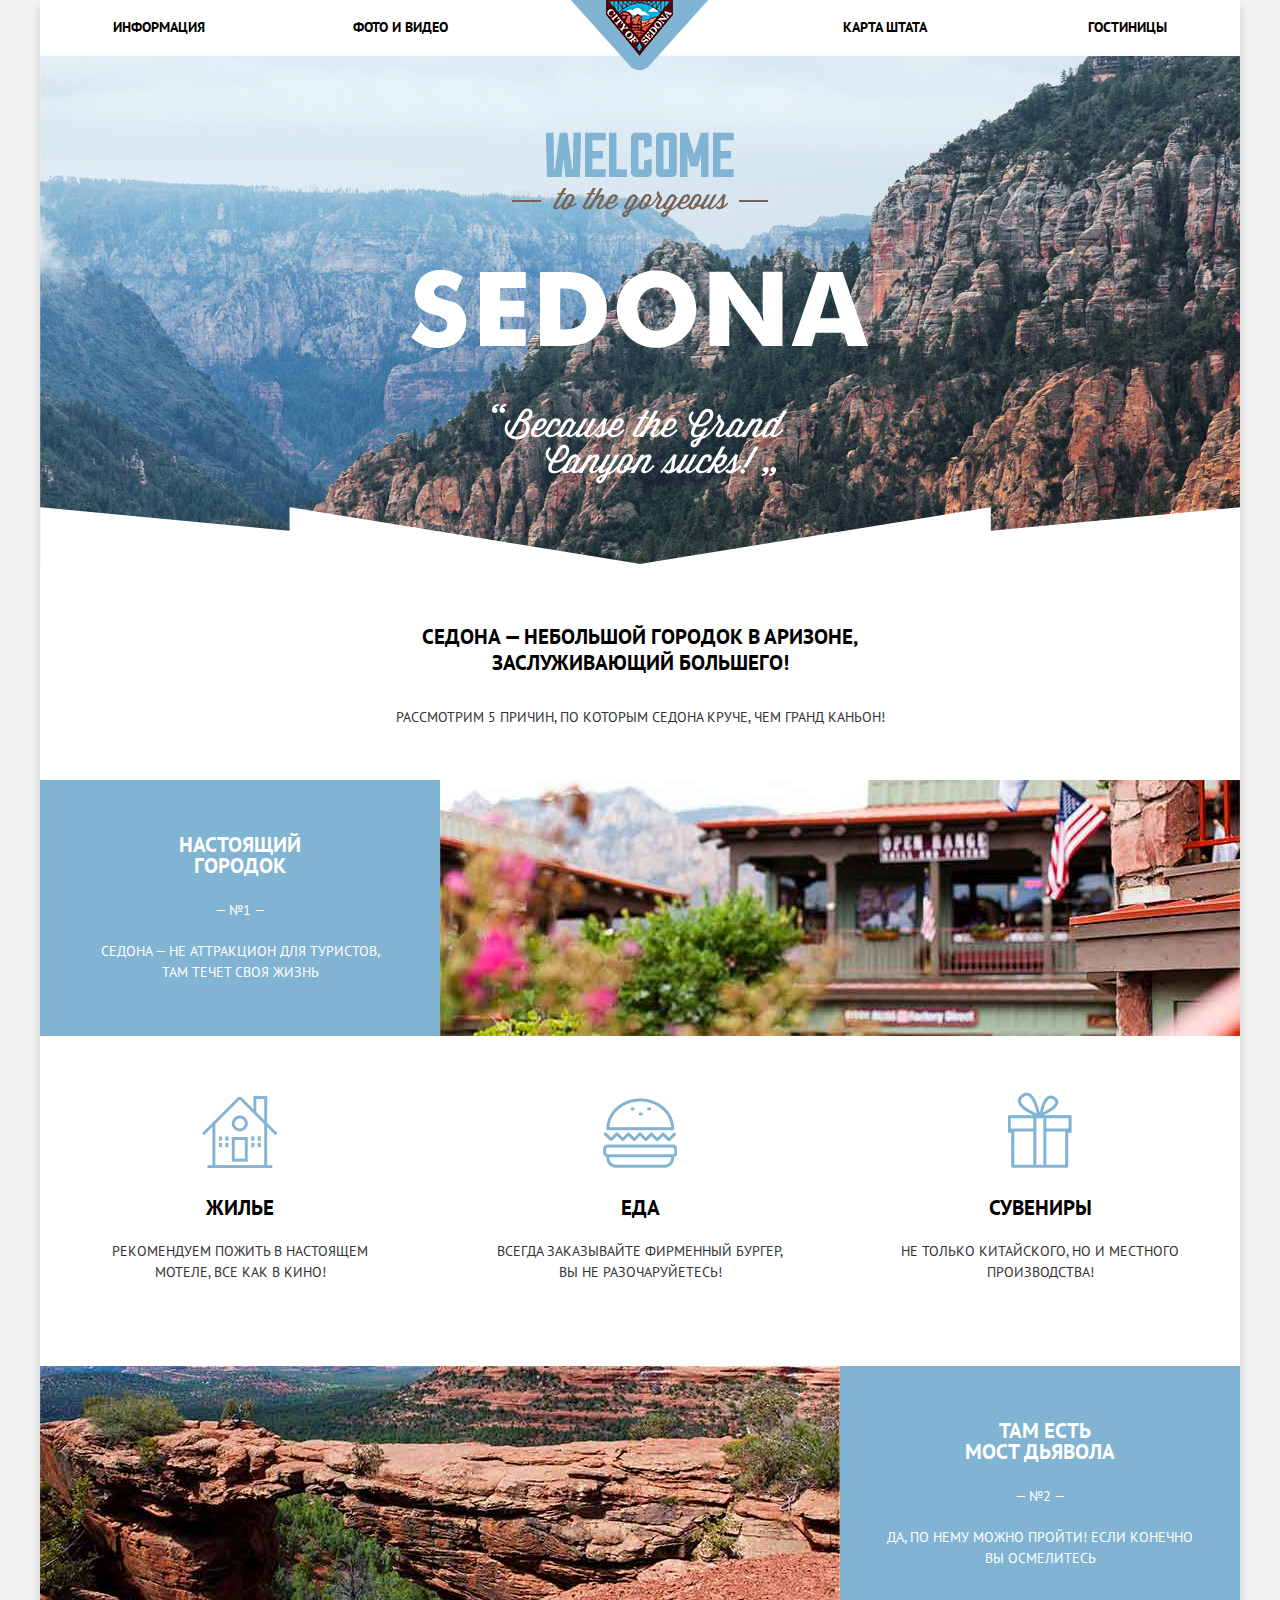
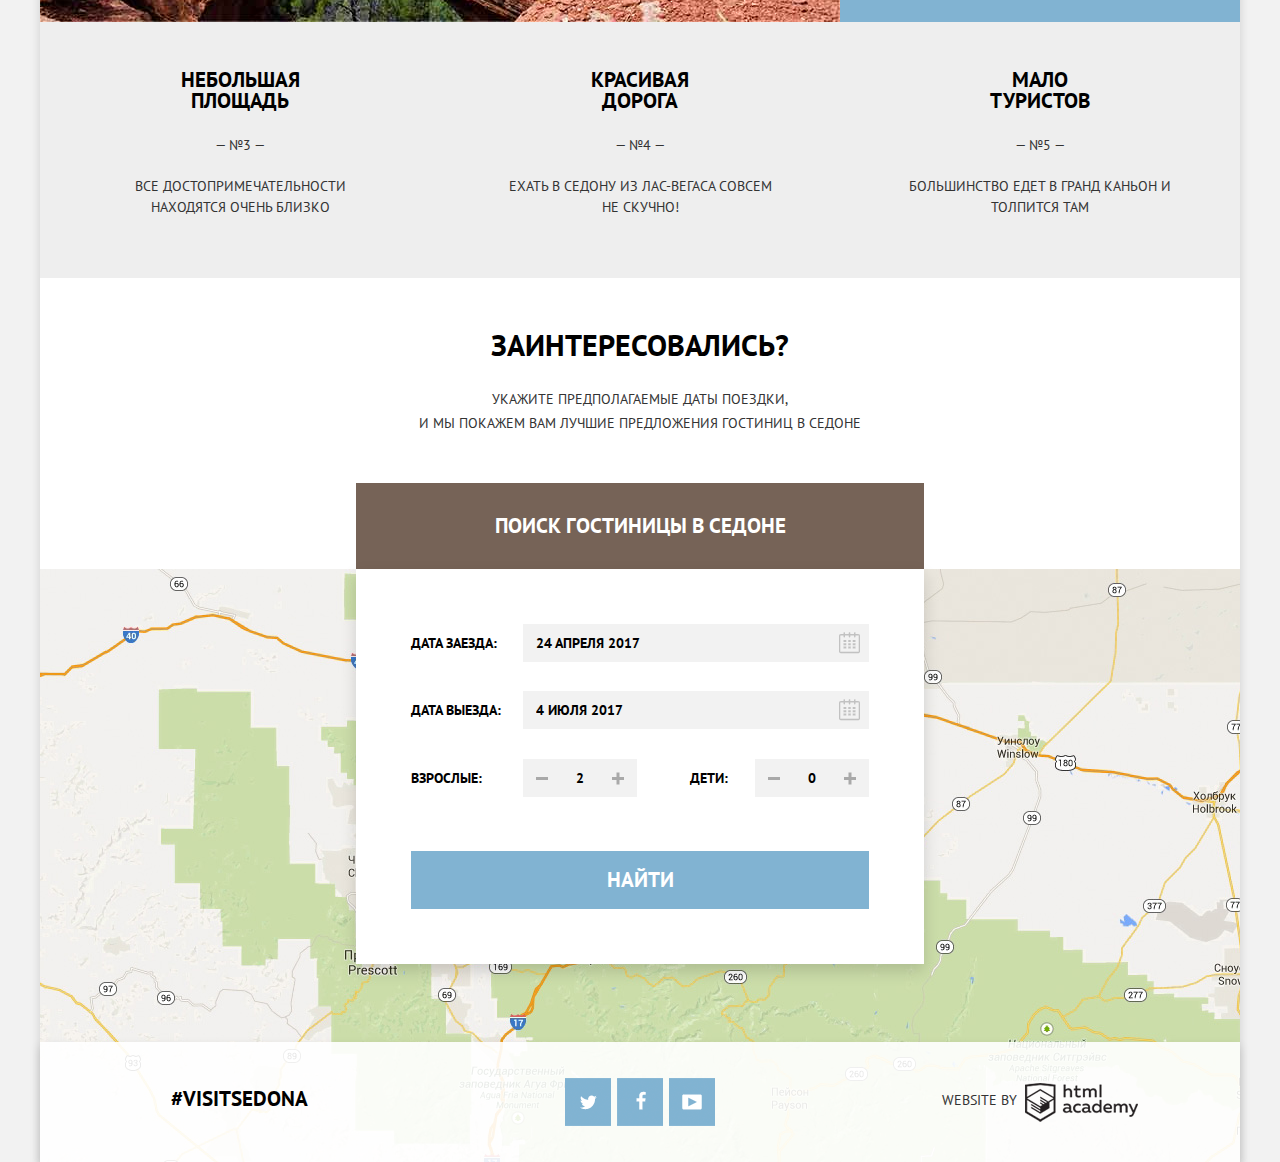
<file: index.html>
<!DOCTYPE html>
<html lang="ru">
  <head>
    <meta charset="utf-8">
    <title>Главная Седона</title>
    <link href="https://fonts.googleapis.com/css?family=PT+Sans:400,700&amp;subset=cyrillic" rel="stylesheet">
    <link href="css/normalize.css" rel="stylesheet">
    <link href="css/style-min.css" rel="stylesheet">
  </head>
  <body>
    <!-- Шапка -->
    <header class="header">
      <div class="container clearfix">
        <nav class="nav">
          <ul class="nav__list">
            <li class="nav__item">
              <a class="nav__link" href="#">Информация</a>
            </li>
            <li class="nav__item">
              <a class="nav__link" href="#">Фото и видео</a>
            </li>
            <li class="nav__item">
              <a class="nav__link" href="catalog.html">Гостиницы</a>
            </li>
            <li class="nav__item">
              <a class="nav__link" href="#">Карта штата</a>
            </li>
          </ul>
          <a>
            <img class="logo" src="img/logo-pict-triangle.png" width="138" height="70" alt="Логотип">
          </a>
        </nav>
      </div>
    </header>
    <!-- Содержимое -->
    <main class="main">
      <div class="container clearfix">
        <div class="welcome">
          <img class="welcome__img" src="img/welcom-sedona-intro-pict.png" width="458" height="352" alt="Welcom to the SEDONA">
        </div>
        <!-- Вступление -->
        <div class="intro">
          <h1 class="intro__title">Седона — Небольшой городок в Аризоне, заслуживающий большего!</h1>
          <p class="intro__text">Рассмотрим 5 причин, по которым Седона круче, чем гранд каньон!</p>
        </div>
        <!-- Первый ряд картинка город -->
        <div class="statement clearfix">
          <div class="statement__town">
            <h2 class="statement__title-town">
              Настоящий Городок</h2>
            <p>— №1 —</p>
            <p class="statement__paragraph-town">Седона — не аттракцион для туристов, там течет своя жизнь</p>
          </div>
          <div class="statement__img-town">
            <img src="img/sedona-town-photo-img.jpg" width="800" height="256" alt="Hotel">
          </div>
        </div>
        <!-- Второй ряд с советами -->
        <div class="advice clearfix">
          <div class="advice__item house-item">
            <h2 class="advice__item-title">Жилье</h2>
            <p class="advice__item-paragraph">Рекомендуем пожить в настоящем мотеле, все как в кино!</p>
          </div>
          <div class="advice__item burger-item">
            <h2 class="advice__item-title">Еда</h2>
            <p class="advice__item-paragraph">Всегда заказывайте фирменный бургер, вы не разочаруйетесь!</p>
          </div>
          <div class="advice__item souvenirs-item">
            <h2 class="advice__item-title">Сувениры</h2>
            <p class="advice__item-paragraph">Не только китайского, но и местного производства!</p>
          </div>
        </div>
        <!-- Третий ряд картинка Мост Дьявола-->
        <div class="statement clearfix">
          <div class="statement__img-bridge">
            <img src="img/devil's-bridge-photo-img.jpg" width="800" height="256" alt="Canyon">
          </div>
          <div class="statement__bridge">
            <h2 class="statement__title-bridge">  Там есть   Мост Дьявола</h2>
            <p>— №2 —</p>
            <p class="statement__paragraph-bridge">Да, по нему можно пройти! Если конечно вы осмелитесь</p>
          </div>
        </div>
        <!-- Четвертый ряд текст-->
        <div class="vision clearfix">
          <div class="vision__item">
            <h2 class="vision__item-title">
              Небольшая площадь</h2>
            <p>— №3 —</p>
            <p class="vision__item-paragraph">ВСЕ достопримечательности находятся очень близко</p>
          </div>
          <div class="vision__item">
            <h2 class="vision__item-title">
              Красивая дорога</h2>
            <p>— №4 —</p>
            <p class="vision__item-paragraph">Ехать в Седону из Лас-вегаса совсем не скучно!</p>
          </div>
          <div class="vision__item">
            <h2 class="vision__item-title">
              Мало туристов</h2>
            <p>— №5 —</p>
            <p class="vision__item-paragraph">Большинство едет в Гранд Каньон и толпится там</p>
          </div>
        </div>
        <!-- Прилюдия формы -->
        <div class="interest clearfix">
          <h3 class="interest__title">Заинтересовались?</h3>
          <p class="interest__paragraph">Укажите предполагаемые даты поездки,
            <br>
            и мы покажем вам лучшие предложения гостиниц в седоне</p>
          <button class="interest__btn--showform" type="button">Поиск гостиницы в Седоне</button>
        </div>
        <!-- Форма и карта на фоне-->
        <div class="map" id="map">
          <iframe src="https://www.google.com/maps/embed?pb=!1m18!1m12!1m3!1d838162.1705199992!2d-112.35544190104802!3d34.85444381566392!2m3!1f0!2f0!3f0!3m2!1i1024!2i768!4f13.1!3m3!1m2!1s0x872da132f942b00d%3A0x5548c523fa6c8efd!2z0KHQtdC00L7QvdCwLCDQkNGA0LjQt9C-0L3QsCA4NjMzNiwg0KHQqNCQ!5e0!3m2!1sru!2sru!4v1487697357025" width="1200" height="473" style="border:0" allowfullscreen></iframe>
          <div class="form">
            <form action="https://echo.htmlacademy.ru" method="get">
              <label class="form__label form__label-in">Дата заезда:
                <input class="form__input" type="text" name="check-in" id="check-in" value="24 апреля 2017">
                <span class="form__calendar"></span>
              </label>
              <label class="form__label form__label-out">Дата выезда:
                <input class="form__input" type="text" name="departure" id="departure" value="4 июля 2017">
                <span class="form__calendar"></span>
              </label>
              <label class="form__label form__label-bigman">Взрослые:
                <span class="form__minus-big"></span>
                <input class="form__input" type="number" name="adults" id="adults" value="2">
                <span class="form__plus-big"></span>
              </label>
              <label class="form__label form__label-littleman">Дети:
                <span class="form__minus-litle"></span>
                <input class="form__input" type="number" name="children" id="children" value="0">
                <span class="form__plus-litle"></span>
              </label>
              <input type="submit" value="Найти">
            </form>
          </div>
        </div>
      </div>
    </main>
    <!-- Подвал -->
    <footer class="footer">
      <div class="container container-index clearfix">
        <div class="footer__hashtag">
          <a class="footer__hashtag-link" href="#">#VisitSedona</a>
        </div>
        <div class="footer__social">
          <a class="footer__social-btn footer__social-btn--tw" href="#">twitter</a>
          <a class="footer__social-btn footer__social-btn--fb" href="#">facebook</a>
          <a class="footer__social-btn footer__social-btn--yt" href="#">youtube</a>
        </div>
        <div class="footer__copyright">
          <span>Website by</span><a class="footer__copyright-link" href="https://htmlacademy.ru/">html academy</a>
        </div>
      </div>
    </footer>
    
    <script src="js/popup-compress.js"></script>
  </body>
</html>
</file>
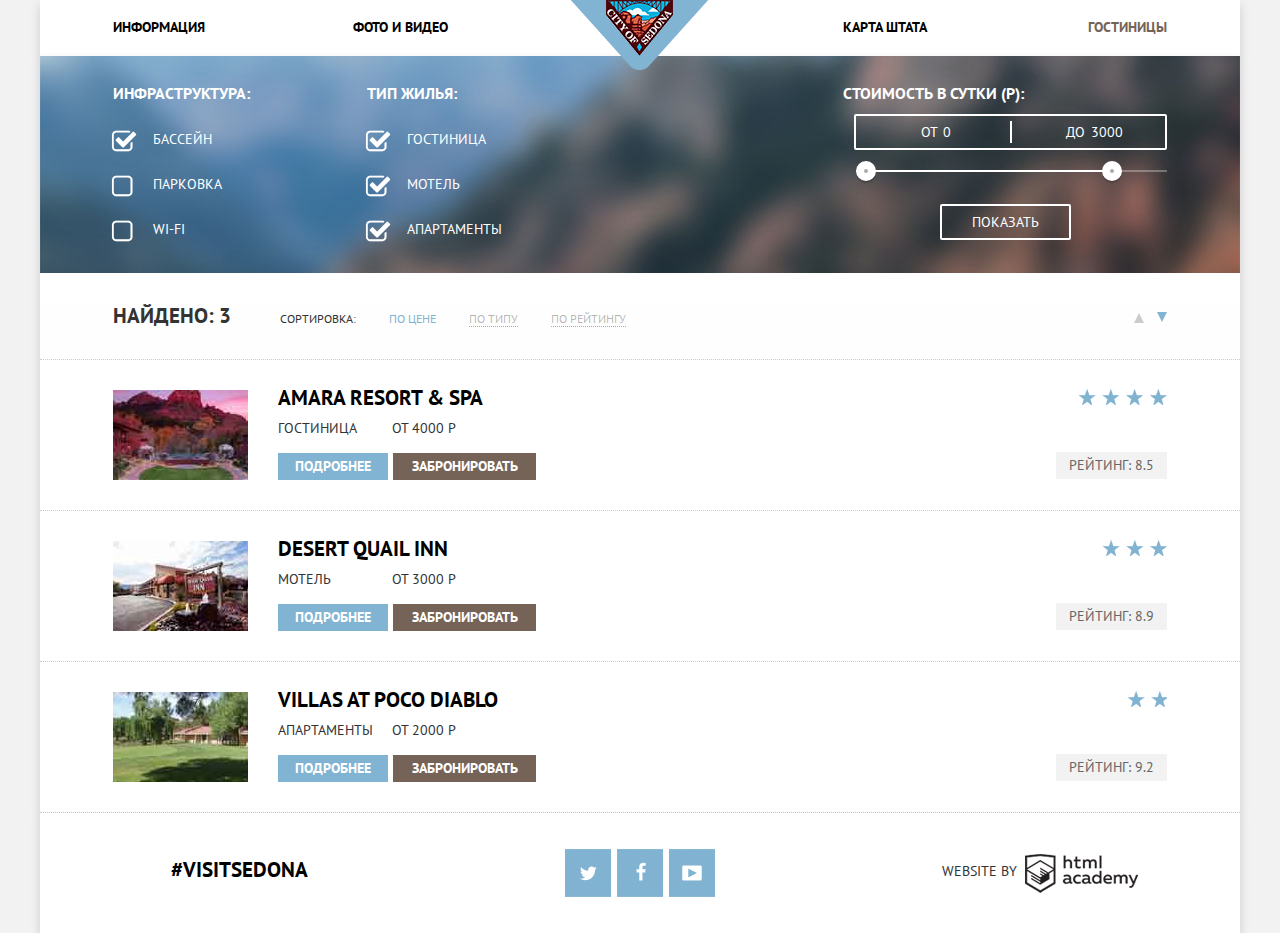
<file: catalog.html>
<!DOCTYPE html>
<html lang="ru">
  <head>
    <meta charset="utf-8">
    <title>Поиск гостиниц Седона</title>
    <link href="https://fonts.googleapis.com/css?family=PT+Sans:400,700&amp;subset=cyrillic" rel="stylesheet">
    <link href="css/normalize.css" rel="stylesheet">
    <link href="css/style-min.css" rel="stylesheet">
  </head>
  <body>
    <!-- Шапка -->
    <header class="header">
      <div class="container clearfix">
        <nav class="nav">
          <ul class="nav__list">
            <li class="nav__item">
              <a class="nav__link" href="#">Информация</a>
            </li>
            <li class="nav__item">
              <a class="nav__link" href="#">Фото и видео</a>
            </li>
            <li class="nav__item">
              <a class="nav__link nav__link--active">Гостиницы</a>
            </li>
            <li class="nav__item">
              <a class="nav__link" href="#">Карта штата</a>
            </li>
          </ul>
          <a href="index.html">
            <img class="logo" src="img/logo-pict-triangle.png" width="138" height="70" alt="Логотип">
          </a>
        </nav>
      </div>
    </header>
    <!-- Содержимое -->
    <main class="main">
      <div class="container">
        <!-- Фильтр -->
        <div class="form-filter clearfix">
          <form action="https://echo.htmlacademy.ru" method="get">
            <!-- Фильтр часть 1 -->
            <div class="filter">
              <ul class="filter__list">
                <li>
                  <b class="filter__name">Инфраструктура:</b>
                </li>
                <li class="filter__item">
                  <input class="filter__input" type="checkbox" id="Bassein" checked> 
                  <label class="filter__ladel filter__checkbox-indikator" for="Bassein">Бассейн
                  </label>
                </li>
                <li class="filter__item">
                  <input class="filter__input" type="checkbox" id="parking"> 
                  <label class="filter__ladel filter__checkbox-indikator" for="parking">Парковка
                  </label>
                </li>
                <li class="filter__item">
                  <input class="filter__input" type="checkbox" id="Wi-Fi"> 
                  <label class="filter__ladel filter__checkbox-indikator" for="Wi-Fi">Wi-Fi
                  </label>
                </li>
              </ul>
            </div>
            <!-- Фильтр часть 2 -->
            <div class="filter">
              <ul class="filter__list">
                <li>
                  <b class="filter__name">Тип жилья:</b>
                </li>
                <li class="filter__item">
                  <input class="filter__input" type="checkbox" id="hotel" checked> 
                  <label class="filter__ladel filter__checkbox-indikator" for="hotel">Гостиница
                  </label>
                </li>
                <li class="filter__item">
                  <input class="filter__input" type="checkbox" id="motel" checked> 
                  <label class="filter__ladel filter__checkbox-indikator" for="motel">Мотель
                  </label>
                </li>
                <li class="filter__item">
                  <input class="filter__input" type="checkbox" id="apartm" checked> 
                  <label class="filter__ladel filter__checkbox-indikator" for="apartm">Апартаменты
                  </label>
                </li>
              </ul>
            </div>
            <!-- Фильтр часть 3 -->      
            <div class="filter__range">
              <div class="filter__range-name"><b>Стоимость в сутки (Р):</b></div>
              <div class="filter__price-controls">
                <label class="filter__min-price">от <input type="text" name="min-price" value="0"></label>
                <label class="filter__max-price">до <input type="text" name="max-price" value="3000"></label>
              </div>
              <div class="filter__range-controls">
                <div class="filter__scale">
                  <div class="filter__bar"></div>
                </div>
                <div class="filter__range-toggle filter__range-toggle-min"></div>
                <div class="filter__range-toggle filter__range-toggle-max"></div>
              </div>
              <button class="filter__btn-transparent" type="submit">Показать</button>
            </div>
          </form>
        </div>
        <!-- Сортировка -->
        <div class="page-sort clearfix">
          <p><b class="page-sort__title">Найдено: 3</b>
          <span class="page-sort__sorting">Сортировка:</span></p>
          <ul class="page-sort__list">
            <li class="page-sort__item">
              <a class="page-sort__link page-sort__link--active">По цене</a>
            </li>
            <li class="page-sort__item">
              <a class="page-sort__link" href="#">По типу</a>
            </li>
            <li class="page-sort__item">
              <a class="page-sort__link" href="#">По рейтингу</a>
            </li>
          </ul>
          <a href="#">
            <span class="page-sort__arrow-up"></span></a>
          <a><span class="page-sort__arrow-down page-sort__arrow-down--active"></span></a>
        </div>
        <!-- Блок найденых гостиниц -->
        <div class="results clearfix">
          <img class="results__img" src="img/hotel-photo-img.jpg" width="135" height="90" alt="Amara resort & spa">
          <div class="results__description results__description-1">
            <h2 class="results__title"><a href="#">Amara resort &amp; spa</a></h2>
            <p class="results__item clearfix"><span class="results__prise">Гостиница</span> от 4000 р</p>
            <a class="results__link-details" href="#">Подробнее</a>
            <a class="results__link-reserv" href="#">Забронировать</a>
            <span class="results__rating">Рейтинг: 8.5</span>
          </div>
        </div>
        <div class="results clearfix">
          <img class="results__img" src="img/motel-photo-img.jpg" width="135" height="90" alt="Desert quail inn">
          <div class="results__description results__description-2">
            <h2 class="results__title"><a href="#">Desert quail inn</a></h2>
            <p class="results__item"><span class="results__prise">Мотель</span> от 3000 р</p>
            <a class="results__link-details" href="#">Подробнее</a>
            <a class="results__link-reserv" href="#">Забронировать</a>
            <span class="results__rating">Рейтинг: 8.9</span>
          </div>
        </div>
        <div class="results clearfix">
          <img class="results__img" src="img/apartments-photo-img.jpg" width="135" height="90" alt="Villas at poco diablo">
          <div class="results__description results__description-3">
            <h2 class="results__title"><a href="#">Villas at poco diablo</a></h2>
            <p class="results__item"><span class="results__prise">Апартаменты</span> от 2000 р</p>
            <a class="results__link-details" href="#">Подробнее</a>
            <a class="results__link-reserv" href="#">Забронировать</a>
            <span class="results__rating">Рейтинг: 9.2</span>
          </div>
        </div>
      </div>
    </main>
    <!-- Подвал -->
    <footer class="footer">
      <div class="container clearfix">
        <div class="footer__hashtag">
          <a class="footer__hashtag-link" href="#">#VisitSedona</a>
        </div>
        <div class="footer__social">
          <a class="footer__social-btn footer__social-btn--tw" href="#">twitter</a>
          <a class="footer__social-btn footer__social-btn--fb" href="#">facebook</a>
          <a class="footer__social-btn footer__social-btn--yt" href="#">youtube</a>
        </div>
        <div class="footer__copyright">
          <span>Website by</span><a class="footer__copyright-link" href="https://htmlacademy.ru/">html academy</a>
        </div>
      </div>
    </footer>
  </body>
</html>
</file>
<file: css/style-min.css>
.clearfix::after,.welcome::after{content:""}.interest__btn--showform,.nav__link,body,html{font-family:"PT Sans",Arial,sans-serif}.footer a,.logo,.nav__link,.page-sort__link,.results a{text-decoration:none}body,html{width:1280px;margin:auto;padding:0;font-size:14px;line-height:1.5;color:rgba(51,51,51,1);text-transform:uppercase;background:#f2f2f2}.advice__item-title,.results__title,.statement__title-bridge,.statement__title-town,.vision__item-title{font-size:21px;line-height:1;color:#000}.clearfix::after{display:table;clear:both}.form__label,.nav__item,.nav__link{display:inline-block;vertical-align:top}.container{width:1200px;margin:0 auto;background-color:#fff;box-shadow:0 5px 10px rgba(0,0,0,.15)}.nav{position:relative}.nav__list{min-height:56px;margin:0;padding:0;font-size:0;list-style:none}.nav__item{width:20%;margin:0;padding:0;font-size:14px;line-height:1.85;font-weight:700}.nav__item:first-child,.nav__item:nth-child(2){float:left;text-align:left}.nav__item:first-child{margin-left:73px}.nav__item:last-child,.nav__item:nth-child(3){float:right;text-align:right}.advice,.interest,.intro,.statement,.vision,.welcome{text-align:center}.nav__item:nth-child(3){margin-right:73px}.nav__link{margin-top:15px;max-width:240px;color:#000}.nav__link:hover{color:#81b3d2}.nav__link:active{color:rgba(0,0,0,.3)}.logo{position:absolute;font-size:0;top:0;left:50%;margin-left:-69px;z-index:1}.welcome{position:relative;margin:0;padding:0;height:508px;background:url(../img/background-photo-img.jpg) top no-repeat}.welcome::after{display:block;position:absolute;height:57px;width:100%;background:url(../img/background-photo-mask.png) bottom no-repeat;background-size:100% 57px;bottom:0;left:0}.statement,.statement__town{background-color:rgba(129,179,210,1)}.welcome__img{margin:76px auto 80px}.intro{width:575px;margin:60px auto 50px;padding:0}.intro__title{font-size:21px;line-height:1.24;color:#000}.intro__text{font-size:14px;line-height:1.86;margin-top:28px}.statement{padding:0;margin:0;min-height:256px;color:#fff}.statement__town{float:left;max-width:33.333333%}.statement__title-town{margin:54px 100px 24px;color:#fff}.statement__paragraph-town{margin:20px 60px 53px}.statement__img-town img{float:right;max-width:66.666666%;max-height:256px}.advice{margin:0;padding:0}.advice__item{min-height:330px;max-width:33.333333%;position:relative;float:left;width:400px}.burger-item::after,.house-item::after,.souvenirs-item::after{position:absolute;top:56px;height:76px;content:""}.advice__item-title{margin-top:161px;margin-bottom:23px}.advice__item-paragraph{margin-left:50px;margin-right:50px}.house-item::after{left:40.5%;width:75px;background:url(../img/spritesheet.png) 0 4px no-repeat}.burger-item::after{left:40.75%;width:74px;background:url(../img/spritesheet.png) 0 -94px no-repeat}.souvenirs-item::after{left:42%;width:64px;background:url(../img/spritesheet.png) 0 -180px no-repeat}.vision,.vision__item{background-color:rgba(238,238,238,1)}.statement__img-bridge img{float:left;max-width:66.666666%;max-height:256px}.statement__bridge{float:right;max-width:33.333333%}.statement__title-bridge{margin:54px 122px 24px;color:#fff;white-space:pre-wrap}.statement__paragraph-bridge{margin:20px 40px 53px}.vision{margin:0;padding:0}.vision__item{min-height:256px;max-width:33.333333%;float:left}.vision__item-title{margin:47px 125px 24px}.vision__item-paragraph{margin:20px 60px 53px}.interest{width:568px;min-height:291px;margin:0 auto;padding:0}.interest__title{margin:0;padding:55px 0 0;font-size:30px;color:#000;line-height:.8;display:block}.interest__paragraph{margin-top:31px;font-size:14px;line-height:1.7}.interest__btn--showform{border:0;font-size:21px;line-height:1.24;font-weight:700;margin:33px 0 0;padding:0;width:568px;height:86px;background-color:rgba(118,99,87,1);color:#fff;text-transform:uppercase;cursor:pointer}.form,.form__input{padding:0;font-size:14px;color:rgba(0,0,0,1);font-family:"PT Sans",Arial,sans-serif;font-weight:700;text-transform:uppercase}.map{position:relative;width:1200px;height:593px;margin:0;padding:0;background:url(../img/map-img.jpg) no-repeat #eee}.form-no-show{display:none}.form{position:absolute;max-width:568px;height:395px;left:50%;top:0;margin:0 auto 0 -284px;line-height:1.5;background-color:rgba(255,255,255,1);-webkit-animation:bounce .6s;animation:bounce .6s;box-shadow:0 7px 15px rgba(0,0,0,.15)}@-webkit-keyframes bounce{0%{-webkit-transform:translateX(-1200px);transform:translateX(-1200px)}100%{-webkit-transform:translateX(0);transform:translateX(0)}}@keyframes bounce{0%{-webkit-transform:translateX(-1200px);transform:translateX(-1200px)}100%{-webkit-transform:translateX(0);transform:translateX(0)}}.form__label{margin:0;padding:0;width:346px;float:left;position:relative;line-height:38px}.form input[type=text],.form input[type=number],.form__calendar,.form__minus-big,.form__minus-litle{position:absolute;display:inline-block;vertical-align:top}.form__input{display:inline-block;vertical-align:top;margin:0;line-height:1.5;border:none}.form__label-in{width:458px;margin-top:55px;margin-left:55px}.form__label-out{width:458px;margin-top:29px;margin-left:55px}.form input[type=text]{right:0;width:333px;height:38px;margin:0;padding-left:13px;background-color:#f2f2f2}.form input[type=text]:hover{background-color:rgba(235,235,235,1)}.form input[type=text]:focus{border:2px solid #e5e5e5;width:331px;height:34px;padding-left:11px}.form__calendar{content:"";right:0;top:8px;margin-right:9px;width:21px;height:22px;background:url(../img/spritesheet.png) -80px -210px no-repeat;cursor:pointer}.form__calendar:hover{background:url(../img/spritesheet.png) -110px -210px no-repeat}.form__calendar:active{background:url(../img/spritesheet.png) -80px -240px no-repeat}.form__label-bigman{width:226px;margin-top:30px;margin-bottom:54px;margin-left:55px}.form__label-littleman{float:right;width:179px;margin-top:30px;margin-bottom:54px;margin-right:55px}.form input[type=number]{right:0;width:40px;height:38px;margin-right:37px;text-align:center;background:#f2f2f2;-moz-appearance:textfield}.form input::-webkit-inner-spin-button,.form input::-webkit-outer-spin-button{-webkit-appearance:none}.form__minus-big,.form__minus-litle{content:"";width:12px;height:3px;right:76px;background-color:#a9a9a9;top:0;border:13px solid #f2f2f2;border-top:18px solid #f2f2f2;border-bottom:17px solid #f2f2f2;cursor:pointer}.form__plus-big,.form__plus-big::before,.form__plus-litle,.form__plus-litle::before{position:absolute;display:inline-block;vertical-align:top;width:12px;height:3px;right:0;top:0;content:""}.form__minus-big:hover,.form__minus-litle:hover{background-color:#000}.form__minus-big:active,.form__minus-litle:active{background-color:#81b3d2}.form__plus-big,.form__plus-litle{background-color:#a9a9a9;border:13px solid #f2f2f2;border-top:18px solid #f2f2f2;border-bottom:17px solid #f2f2f2;cursor:pointer}.form__plus-big:hover,.form__plus-litle:hover{background-color:#000}.form__plus-big:active,.form__plus-litle:active{background-color:#81b3d2}.form__plus-big::before,.form__plus-litle::before{background-color:#a9a9a9;-webkit-transform:rotate(90deg);transform:rotate(90deg)}.form__plus-big:hover::before,.form__plus-litle:hover::before{background-color:#000}.form__plus-big:active::before,.form__plus-litle:active::before{background-color:#81b3d2}.form input[type=submit]{display:block;clear:both;border:none;margin:0 auto;padding:0;width:458px;height:58px;font-family:"PT Sans",Arial,sans-serif;font-size:21px;line-height:1.24;font-weight:700;text-transform:uppercase;color:rgba(255,255,255,1);background-color:rgba(129,179,210,1);cursor:pointer}.footer__copyright span,.footer__copyright-link,.footer__social-btn{display:inline-block;vertical-align:top}.footer__hashtag,.footer__social{width:33.3333%;float:left;text-align:center}.form input[type=submit]:hover{background-color:#669ec0}.form input[type=submit]:active{background-color:#5496bd;color:rgba(255,255,255,.3)}.footer .container-index{position:relative;padding:0;margin:-120px auto 0;background-color:rgba(255,255,255,.9)}.footer a{color:#000}.footer__hashtag{font-size:21px;line-height:1.24;font-weight:700;margin-top:44px}.footer__social{margin-top:36px;margin-bottom:36px}.footer__social-btn{width:46px;height:48px;margin:0 1px;font-size:0;background-color:#81b3d2}.footer__social-btn--tw{background:url(../img/spritesheet.png) -200px 0 no-repeat}.footer__social-btn--fb{background:url(../img/spritesheet.png) -200px -150px no-repeat}.footer__social-btn--yt{background:url(../img/spritesheet.png) -140px -150px no-repeat}.footer__social-btn--tw:hover{background:url(../img/spritesheet.png) -200px -50px no-repeat}.footer__social-btn--fb:hover{background:url(../img/spritesheet.png) -200px -200px no-repeat}.footer__social-btn--yt:hover{background:url(../img/spritesheet.png) -140px -200px no-repeat}.footer__social-btn--tw:active{background:url(../img/spritesheet.png) -200px -100px no-repeat}.footer__social-btn--fb:active{background:url(../img/spritesheet.png) -200px -250px no-repeat}.footer__social-btn--yt:active{background:url(../img/spritesheet.png) -140px -250px no-repeat}.footer__copyright{width:33.3333%;text-align:center;float:right;font-size:14px;line-height:1.86;margin-top:41px}.footer__copyright span{margin-top:4px;margin-right:8px}.footer__copyright-link{width:113px;height:39px;font-size:0;background:url(../img/spritesheet.png) -80px 0 no-repeat}.footer__copyright-link:hover{background:url(../img/spritesheet.png) -80px -50px no-repeat}.footer__copyright-link:active{background:url(../img/spritesheet.png) -80px -100px no-repeat}.nav__link--active,.nav__link--active:active,.nav__link--active:hover{color:#766357}.form-filter{margin:0;padding:0 73px;min-height:217px;background:url(../img/filter-background-img.jpg) no-repeat;background-size:cover}.filter__list{width:240px;float:left;list-style:none;margin:27px 14px 0 0;padding:0;font-size:14px;line-height:1.5;color:rgba(255,255,255,1)}.filter__name,.filter__range-name{font-size:16px;line-height:1.3}.filter__item{display:block;margin-top:24px;margin-bottom:24px}.filter__item input[type=checkbox]{display:none}.filter__ladel{position:relative;padding-left:40px;cursor:pointer}.filter__checkbox-indikator::before{position:absolute;display:block;content:"";margin:0;padding:0;width:26px;height:25px;left:-2px;top:0;background:url(../img/spritesheet.png) -80px -150px no-repeat}.filter__item input[type=checkbox]:checked+.filter__checkbox-indikator::before{background:url(../img/spritesheet.png) -110px -150px no-repeat}.filter__item input[type=checkbox]:disabled+.filter__checkbox-indikator::before{background:url(../img/spritesheet.png) -80px -180px no-repeat}.filter__item input[type=checkbox]:disabled:checked+.filter__checkbox-indikator::before{background:url(../img/spritesheet.png) -110px -180px no-repeat}.filter__range{float:right;width:324px;color:#fff;text-transform:uppercase;margin-top:27px;padding:0}.filter__range-name{margin-bottom:10px;font-weight:700}.filter__price-controls{margin-left:11px;margin-bottom:20px;position:relative;width:309px;height:32px;font-size:0;border:2px solid #fff;border-radius:2px}.filter__price-controls::after{content:"";position:absolute;top:50%;left:50%;width:2px;height:22px;background:#fff;-webkit-transform:translate(-50%,-50%);transform:translate(-50%,-50%)}.filter__price-controls label{display:inline-block;font-size:14px;line-height:2.15;vertical-align:top;cursor:pointer}.filter__price-controls .filter__max-price,.filter__price-controls .filter__min-price{width:80px;padding-left:65px}.filter__price-controls input{width:50px;margin:0;color:inherit;font:inherit;background:0 0;border:none}.filter__range-controls{position:relative;margin-bottom:32px}.filter__range-controls .filter__scale{height:2px;margin-left:13px;background:rgba(255,255,255,.3)}.filter__range-controls .filter__bar{width:80%;height:2px;background:#fff}.filter__range-toggle{position:absolute;top:-9px;width:4px;height:4px;background:#ababab;border:8px solid #fff;border-radius:50%;box-shadow:0 2px 1px 0 rgba(0,1,1,.2);cursor:pointer}.filter__range-toggle:hover{background:#1c4f80}.filter__range-toggle-min{left:4%}.filter__range-toggle-max{left:80%}.filter__btn-transparent{display:block;margin:0 auto;padding:6px 30px;font-family:"PT Sans",Arial,sans-serif;font-size:14px;line-height:20px;color:#fff;text-transform:uppercase;background:0 0;border:2px solid #fff;border-radius:2px;cursor:pointer}.filter__btn-transparent:hover{color:#000;background:#fff}.page-sort{position:relative;padding-left:73px;padding-right:73px;padding-bottom:30px;margin-top:30px;background-color:#fefefe;border-bottom:1px dotted #ccc}.results__description-2::before,.results__description-3::before,.results__description::before{background:url(../img/spritesheet.png) 0 -270px no-repeat}.page-sort__title{font-size:21px;line-height:1.24;margin-right:49px;float:left}.page-sort__sorting{font-size:12px;line-height:1.5;float:left;margin-top:7px}.page-sort__list{list-style:none;font-size:12px;line-height:1.5;margin:7px 0 0;padding:0;width:778px;float:right;display:block}.page-sort__arrow-down,.page-sort__arrow-up{position:absolute;top:50%;display:block;width:0;height:0}.page-sort__item{float:left;margin-right:33px}.page-sort__link{border-bottom:1px dotted #81b3d2;color:rgba(0,0,0,.3)}.page-sort__link--active,.page-sort__link--active:hover{color:#81b3d2;border:none}.page-sort__link:hover{color:#81b3d2}.page-sort__link:active{color:#000;border:none}.page-sort__link--active:active{color:#81b3d2;border:none}.page-sort__arrow-up{right:8%;margin-top:-18px;border:5px solid transparent;border-bottom:10px solid #ccc;border-top:none}.page-sort__arrow-down{right:6.0833%;margin-top:-19px;border:5px solid transparent;border-top:10px solid #ccc;border-bottom:none}.page-sort .page-sort__arrow-down--active,.page-sort .page-sort__arrow-down--active:active,.page-sort .page-sort__arrow-down--active:hover{border-top:10px solid #81b3d2}.page-sort__arrow-up:hover{border-bottom:10px solid #000}.page-sort__arrow-down:hover{border-top:10px solid #000}.page-sort__arrow-up:active{border-bottom:10px solid #81b3d2}.page-sort__arrow-down:active{border-top:10px solid #81b3d2}.results{margin:0;padding:0;border-bottom:1px dotted #ccc}.results a{color:#fff;font-weight:700}.results__img{float:left;margin:30px 30px 30px 73px}.results__description{display:inline-block;vertical-align:top;width:889px;min-height:90px;margin:25px 0 0;padding:0;position:relative}.results__description::before{position:absolute;content:"";width:89px;height:16px;right:0;margin-top:4px}.results__description-2::before{width:65px}.results__description-3::before{width:40px}.results__title{margin:0;padding:0;max-width:750px}.results__title a{line-height:26px;color:#000}.results__title a:hover{color:#81b3d2}.results__title a:active{color:rgba(0,0,0,.3)}.results__item{position:relative;max-width:750px;margin:0 100px 0 0;padding:7px 0 13px}.results__link-details,.results__link-reserv{float:left;height:24px;padding-top:3px;margin-top:1px;display:inline-block;vertical-align:top;text-align:center}.results__prise{display:inline-block;vertical-align:top;min-width:105px;margin-right:5px}.results__link-details{width:110px;margin-right:5px;margin-bottom:30px;background-color:#81b3d2}.results__link-reserv{width:143px;background-color:#766357}.results__link-details:hover{background-color:#669ec0}.results__link-details:active{background-color:#669ec0;color:rgba(255,255,255,.3)}.results__link-reserv:hover{background-color:#604e43}.results__link-reserv:active{background-color:#503e33;color:rgba(255,255,255,.3)}.results__rating{float:right;display:inline-block;vertical-align:top;color:#666;width:111px;height:27px;text-align:center;line-height:27px;background-color:#f2f2f2}
</file>
